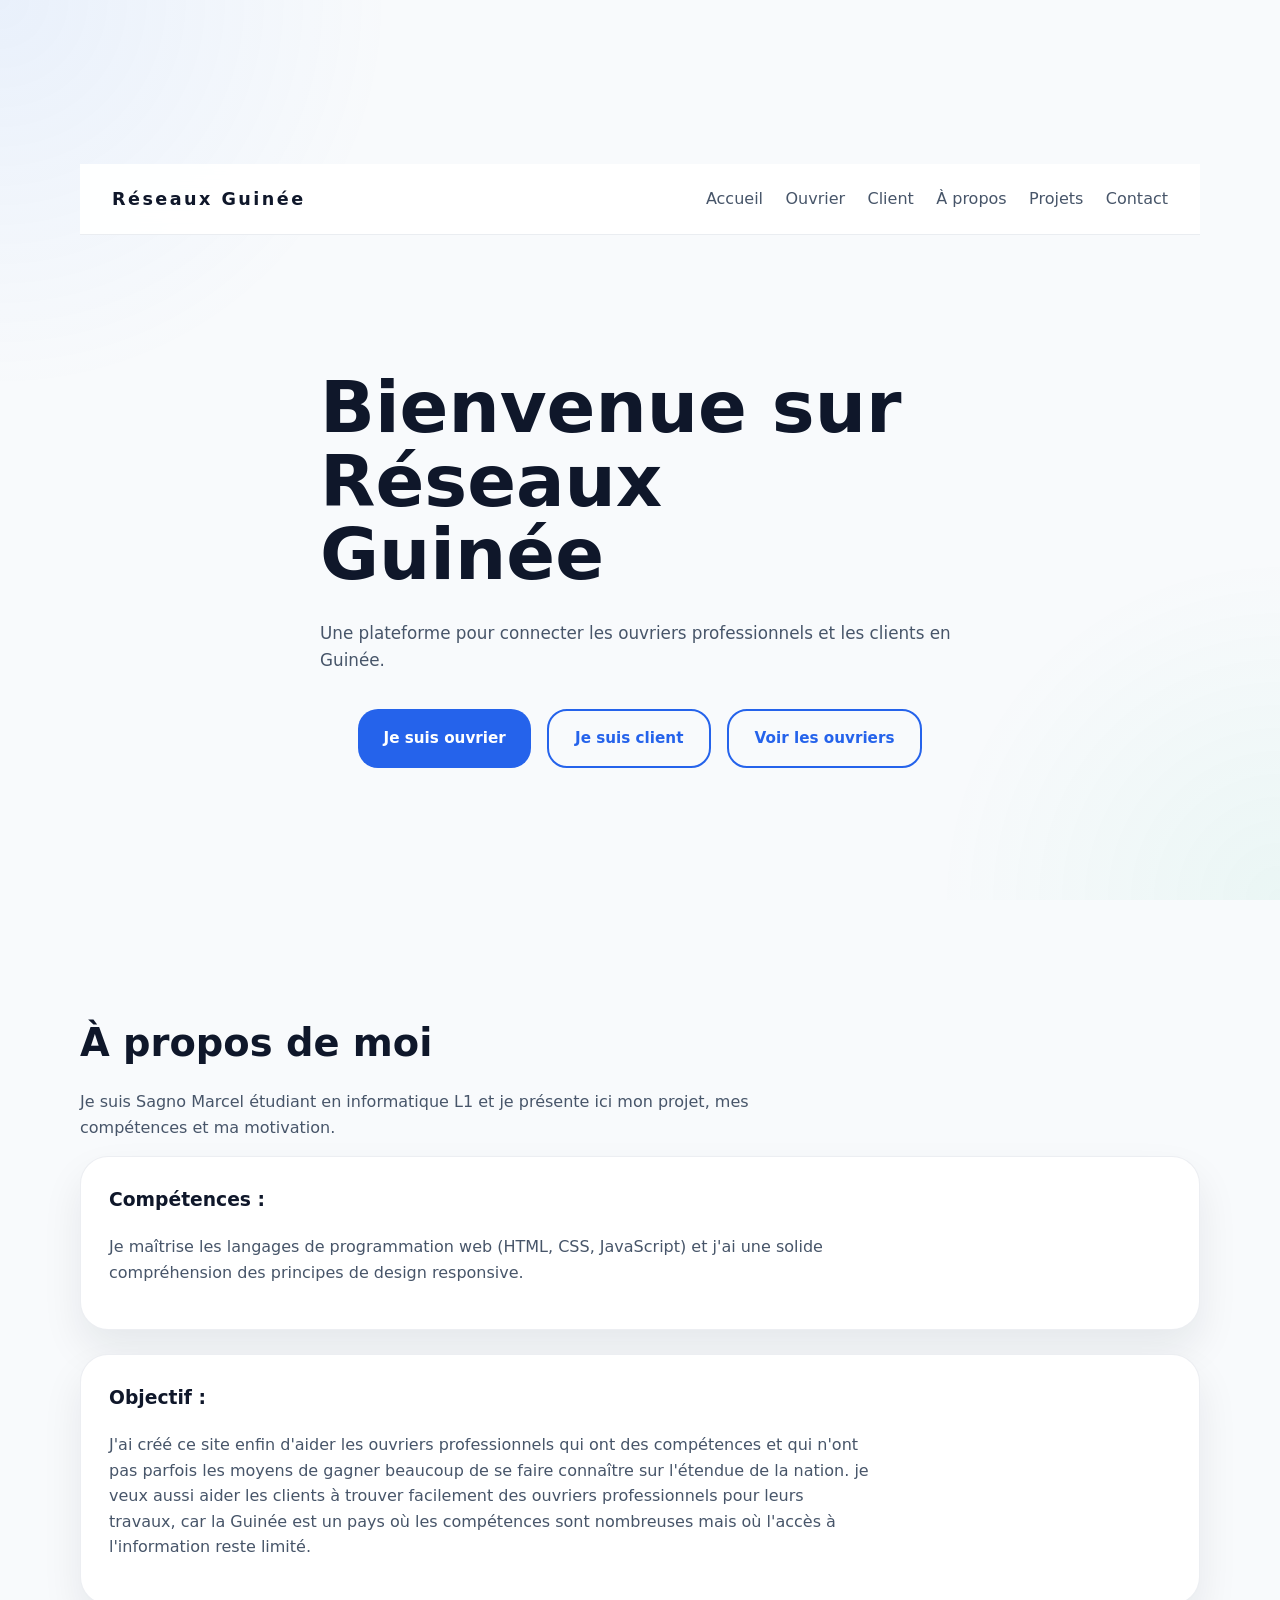
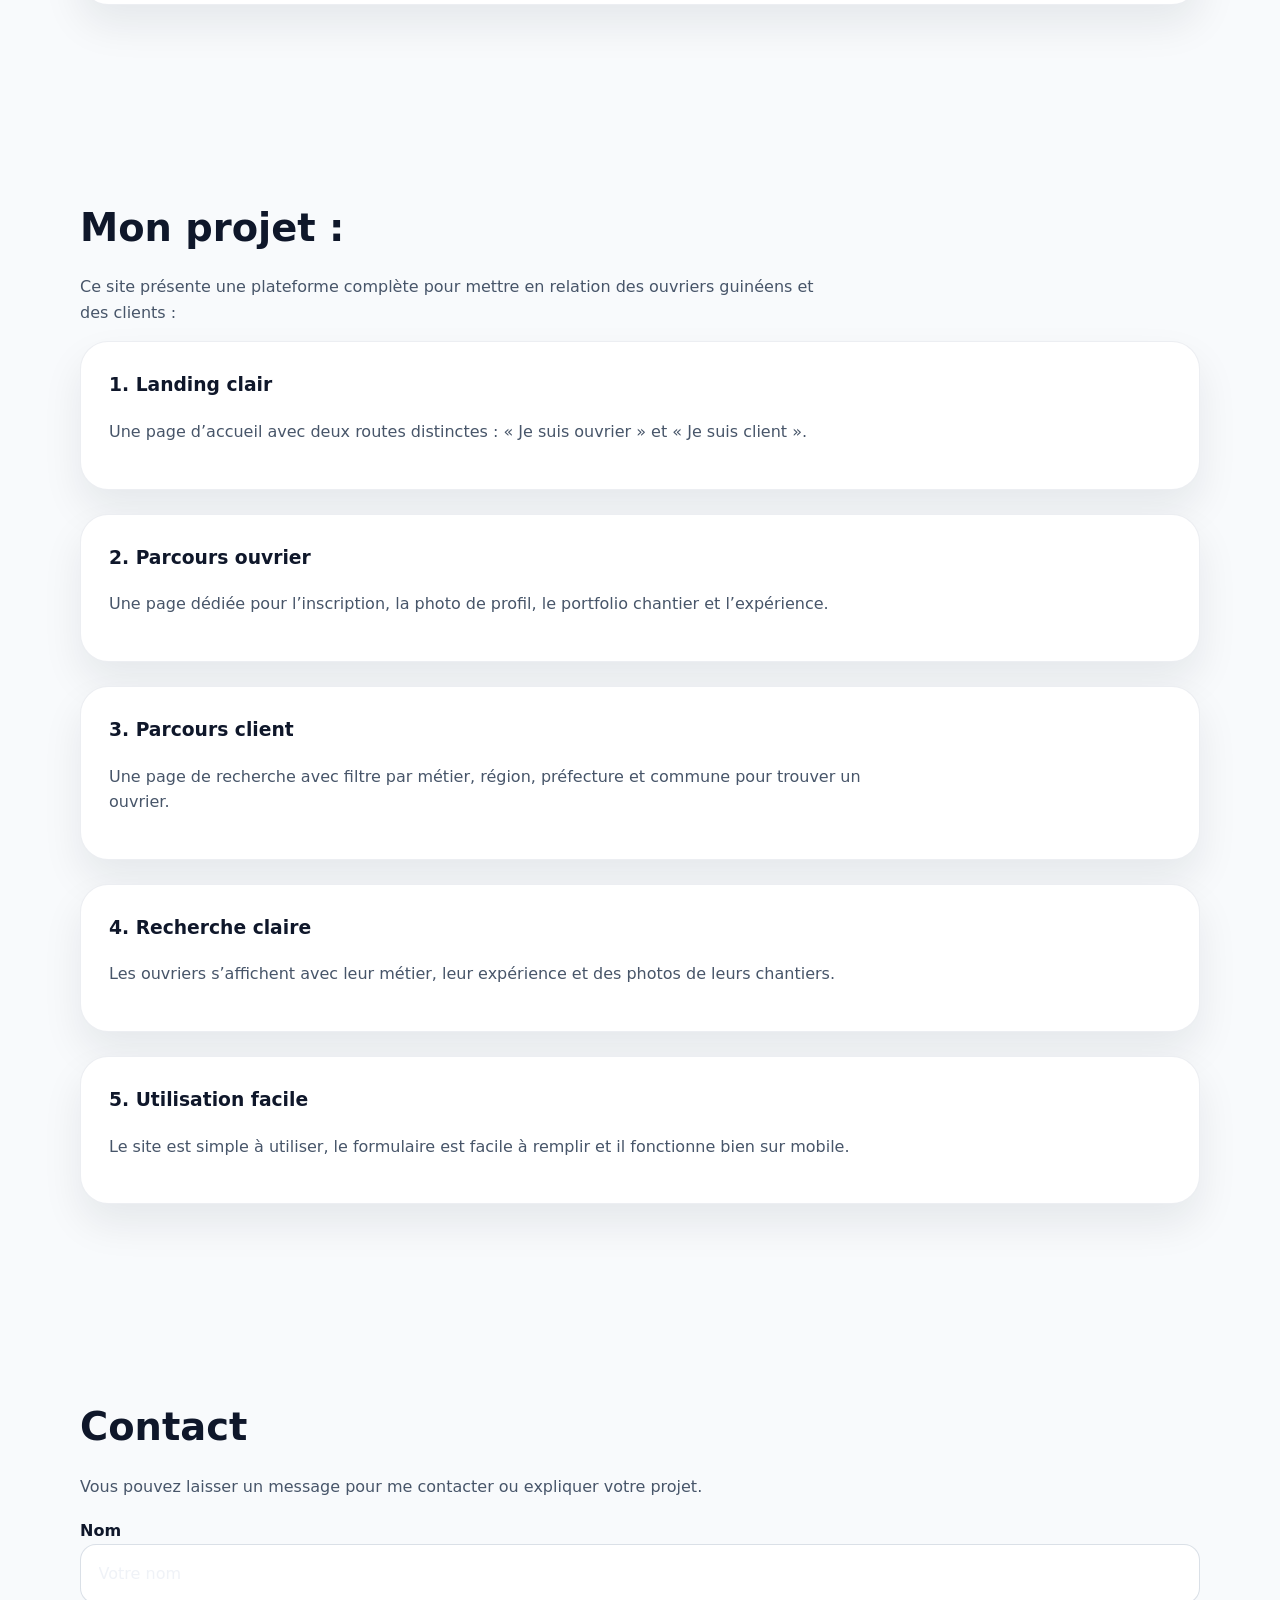
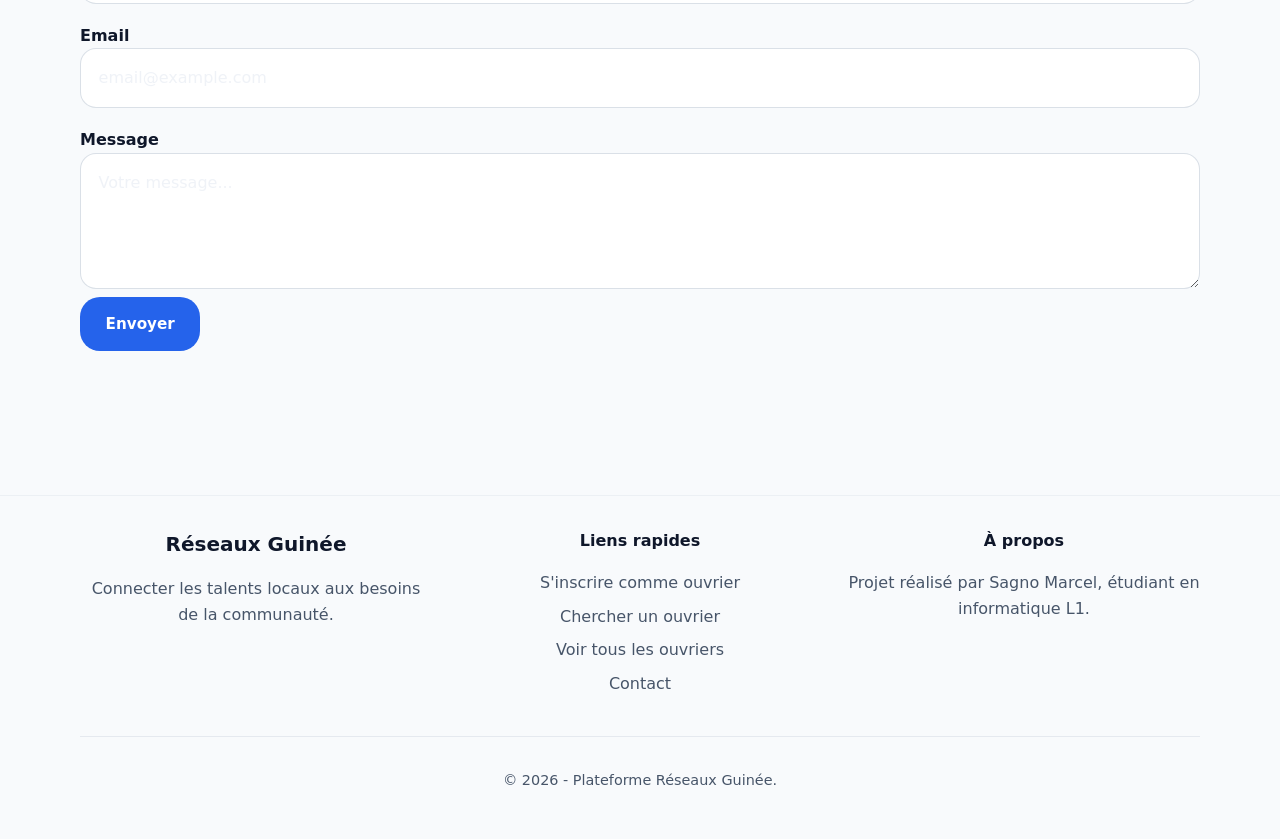
<file: index.html>
<!DOCTYPE html>
<html lang="fr">

<head>
    <meta charset="UTF-8" />
    <meta name="viewport" content="width=device-width, initial-scale=1.0" />
    <title>Résaux Guinée</title>
    <link rel="stylesheet" href="styles.css" />
</head>

<body>
    <header class="hero">
        <nav class="nav">
            <a href="index.html" class="logo">Réseaux Guinée</a>
            <ul>
                <li><a href="index.html">Accueil</a></li>
                <li><a href="ouvrier.html">Ouvrier</a></li>
                <li><a href="client.html">Client</a></li>
                <li><a href="#about">À propos</a></li>
                <li><a href="#projects">Projets</a></li>
                <li><a href="#contact">Contact</a></li>
            </ul>
        </nav>
        <div class="hero-content">
            <h1>Bienvenue sur Réseaux Guinée</h1>
            <p>Une plateforme pour connecter les ouvriers professionnels et les clients en Guinée.</p>
            <div class="hero-actions">
                <a href="ouvrier.html" class="button">Je suis ouvrier</a>
                <a href="client.html" class="button button-secondary">Je suis client</a>
                <a href="client.html#worker-grid" class="button button-secondary">Voir les ouvriers</a>
            </div>
        </div>
    </header>

    <main>
        <section id="about" class="section about">
            <div class="container">
                <h2>À propos de moi</h2>
                <p>Je suis Sagno Marcel étudiant en informatique L1 et je présente ici mon projet, mes compétences et ma motivation.</p>
                <div class="cards">
                    <article class="card">
                        <h3>Compétences :</h3>
                        <p>Je maîtrise les langages de programmation web (HTML, CSS, JavaScript) et j'ai une solide compréhension des principes de design responsive.</p>
                    </article>
                    <article class="card">
                        <h3>Objectif :</h3>
                        <p> J'ai créé ce site enfin d'aider les ouvriers professionnels qui ont des compétences et qui n'ont pas parfois les moyens de gagner beaucoup de se faire connaître sur l'étendue de la nation. je veux aussi aider les clients à trouver
                            facilement des ouvriers professionnels pour leurs travaux, car la Guinée est un pays où les compétences sont nombreuses mais où l'accès à l'information reste limité.</p>
                    </article>
                </div>
            </div>
        </section>

        <section id="projects" class="section projects">
            <div class="container">
                <h2>Mon projet :</h2>
                <p>Ce site présente une plateforme complète pour mettre en relation des ouvriers guinéens et des clients :</p>
                <div class="project-grid">
                    <article class="project-card">
                        <h3>1. Landing clair</h3>
                        <p>Une page d’accueil avec deux routes distinctes : « Je suis ouvrier » et « Je suis client ».</p>
                    </article>
                    <article class="project-card">
                        <h3>2. Parcours ouvrier</h3>
                        <p>Une page dédiée pour l’inscription, la photo de profil, le portfolio chantier et l’expérience.</p>
                    </article>
                    <article class="project-card">
                        <h3>3. Parcours client</h3>
                        <p>Une page de recherche avec filtre par métier, région, préfecture et commune pour trouver un ouvrier.</p>
                    </article>
                    <article class="project-card">
                        <h3>4. Recherche claire</h3>
                        <p>Les ouvriers s’affichent avec leur métier, leur expérience et des photos de leurs chantiers.</p>
                    </article>
                    <article class="project-card">
                        <h3>5. Utilisation facile</h3>
                        <p>Le site est simple à utiliser, le formulaire est facile à remplir et il fonctionne bien sur mobile.</p>
                    </article>
                </div>
            </div>
        </section>

        <section id="contact" class="section contact">
            <div class="container">
                <h2>Contact</h2>
                <p>Vous pouvez laisser un message pour me contacter ou expliquer votre projet.</p>
                <form id="contact-form">
                    <label for="name">Nom</label>
                    <input type="text" id="name" name="name" placeholder="Votre nom" required />

                    <label for="email">Email</label>
                    <input type="email" id="email" name="email" placeholder="email@example.com" required />

                    <label for="message">Message</label>
                    <textarea id="message" name="message" rows="4" placeholder="Votre message..."></textarea>

                    <button type="submit" class="button">Envoyer</button>
                    <p class="success-message hidden">Merci ! Votre message a bien été reçu.</p>
                </form>
            </div>
        </section>
    </main>

    <footer class="footer">
        <div class="container">
            <div class="footer-content">
                <div class="footer-section">
                    <h3>Réseaux Guinée</h3>
                    <p>Connecter les talents locaux aux besoins de la communauté.</p>
                </div>
                <div class="footer-section">
                    <h4>Liens rapides</h4>
                    <ul>
                        <li><a href="ouvrier.html">S'inscrire comme ouvrier</a></li>
                        <li><a href="client.html">Chercher un ouvrier</a></li>
                        <li><a href="client.html#worker-grid">Voir tous les ouvriers</a></li>
                        <li><a href="#contact">Contact</a></li>
                    </ul>
                </div>
                <div class="footer-section">
                    <h4>À propos</h4>
                    <p>Projet réalisé par Sagno Marcel, étudiant en informatique L1.</p>
                </div>
            </div>
            <p class="footer-bottom">© 2026 - Plateforme Réseaux Guinée.</p>
        </div>
    </footer>

    <script src="script.js"></script>
</body>

</html>
</file>
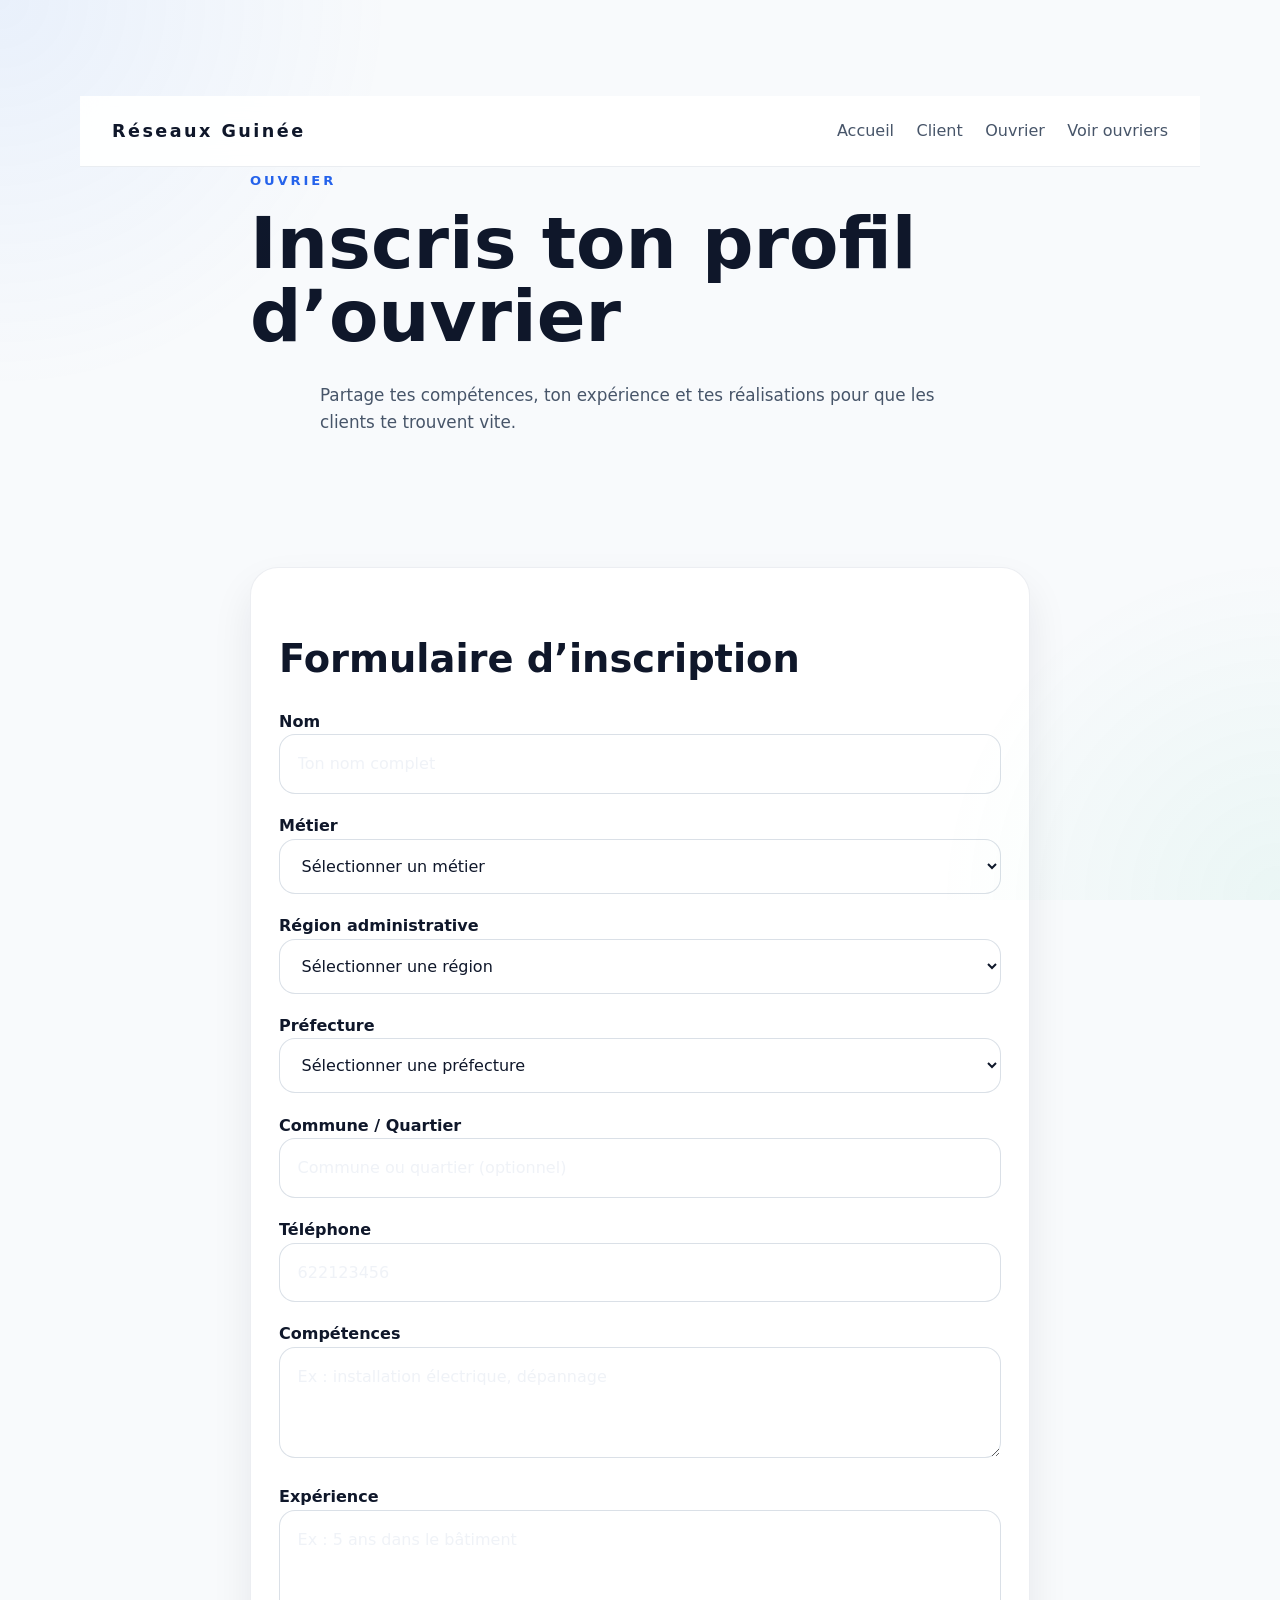
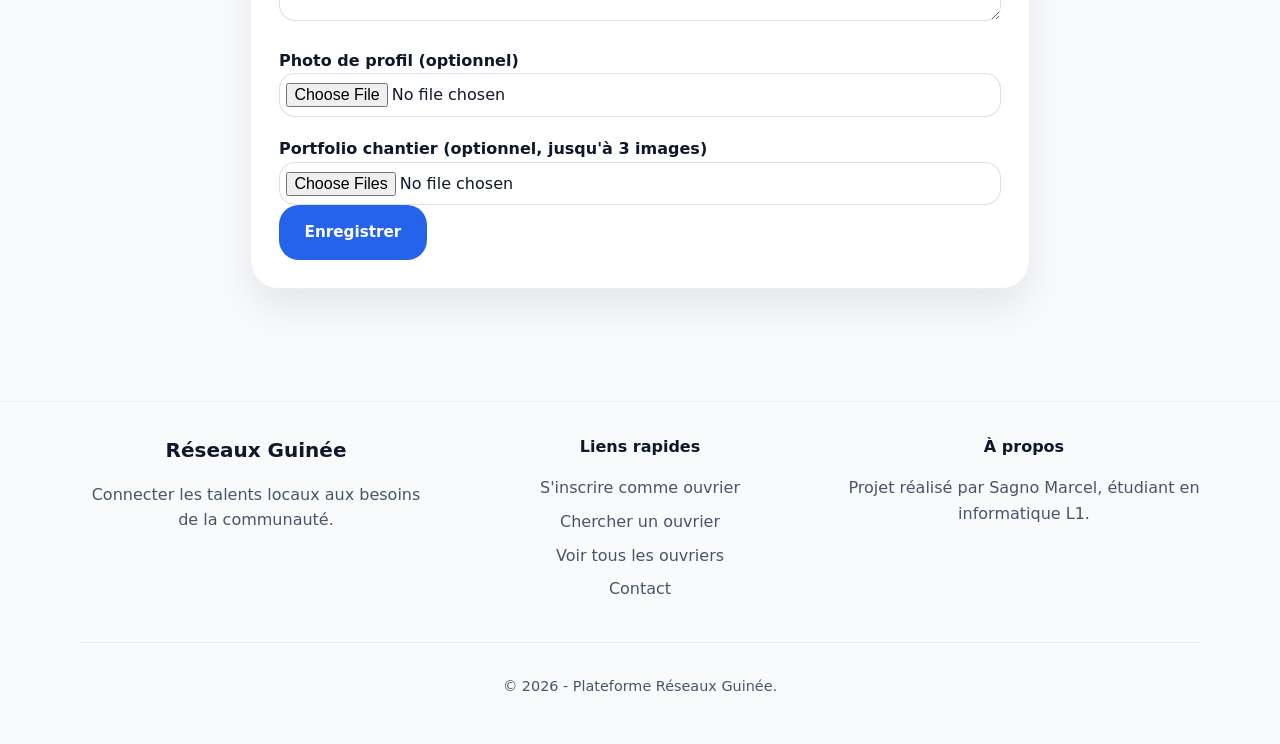
<file: ouvrier.html>
<!DOCTYPE html>
<html lang="fr">

<head>
    <meta charset="UTF-8" />
    <meta name="viewport" content="width=device-width, initial-scale=1.0" />
    <title>Ouvrier - Réseaux Guinée</title>
    <link rel="stylesheet" href="styles.css" />
</head>

<body>
    <header class="hero hero-small">
        <nav class="nav">
            <a href="index.html" class="logo">Réseaux Guinée</a>
            <ul>
                <li><a href="index.html">Accueil</a></li>
                <li><a href="client.html">Client</a></li>
                <li><a href="ouvrier.html">Ouvrier</a></li>
                <li><a href="client.html#worker-grid">Voir ouvriers</a></li>
            </ul>
        </nav>
        <div class="hero-content">
            <span class="eyebrow">Ouvrier</span>
            <h1>Inscris ton profil d’ouvrier</h1>
            <p>Partage tes compétences, ton expérience et tes réalisations pour que les clients te trouvent vite.</p>
        </div>
    </header>

    <main>
        <section class="section form-section">
            <div class="container form-card">
                <h2>Formulaire d’inscription</h2>
                <form id="registration-form">
                    <label for="name">Nom</label>
                    <input type="text" id="name" name="name" placeholder="Ton nom complet" required />

                    <label for="metier">Métier</label>
                    <select id="metier" name="metier" required>
                        <option value="">Sélectionner un métier</option>
                        <option value="Aide-maçon">Aide-maçon</option>
                        <option value="Aide-peintre">Aide-peintre</option>
                        <option value="Aide-charpentier">Aide-charpentier</option>
                        <option value="Aide-plombier">Aide-plombier</option>
                        <option value="Briqueteur">Briqueteur</option>
                        <option value="Carreleur">Carreleur</option>
                        <option value="Charpentier">Charpentier</option>
                        <option value="Couvreur">Couvreur</option>
                        <option value="Électricien">Électricien</option>
                        <option value="Ébéniste">Ébéniste</option>
                        <option value="Ferronnier">Ferronnier</option>
                        <option value="Forgeron">Forgeron</option>
                        <option value="Frigoriste">Frigoriste</option>
                        <option value="Jardinier paysagiste">Jardinier paysagiste</option>
                        <option value="Maçon">Maçon</option>
                        <option value="Maçon-ornemaniste">Maçon-ornemaniste</option>
                        <option value="Menuisier">Menuisier</option>
                        <option value="Mécanicien automobile">Mécanicien automobile</option>
                        <option value="Mécanicien agricole">Mécanicien agricole</option>
                        <option value="Mécanicien maintenance industrielle">Mécanicien maintenance industrielle</option>
                        <option value="Monteur en structures métalliques">Monteur en structures métalliques</option>
                        <option value="Monteur-électricien">Monteur-électricien</option>
                        <option value="Ouvrier agricole">Ouvrier agricole</option>
                        <option value="Peintre">Peintre</option>
                        <option value="Paysagiste">Paysagiste</option>
                        <option value="Plâtrier">Plâtrier</option>
                        <option value="Plombier">Plombier</option>
                        <option value="Poseur de revêtement">Poseur de revêtement</option>
                        <option value="Poseur de toiture">Poseur de toiture</option>
                        <option value="Serrurier">Serrurier</option>
                        <option value="Soudeur">Soudeur</option>
                        <option value="Tapissier">Tapissier</option>
                        <option value="Technicien en télécommunications">Technicien en télécommunications</option>
                        <option value="Technicien en réseaux">Technicien en réseaux</option>
                        <option value="Technicien frigoriste">Technicien frigoriste</option>
                        <option value="Conducteur d’engins">Conducteur d’engins</option>
                        <option value="Réparateur électroménager">Réparateur électroménager</option>
                        <option value="Autre">Autre</option>
                    </select>

                    <label for="region">Région administrative</label>
                    <select id="region" name="region" required>
                        <option value="">Sélectionner une région</option>
                        <option value="Conakry">Conakry</option>
                        <option value="Boké">Boké</option>
                        <option value="Kindia">Kindia</option>
                        <option value="Labé">Labé</option>
                        <option value="Mamou">Mamou</option>
                        <option value="Faranah">Faranah</option>
                        <option value="Kankan">Kankan</option>
                        <option value="Nzérékoré">Nzérékoré</option>
                    </select>

                    <label for="prefecture">Préfecture</label>
                    <select id="prefecture" name="prefecture" required>
                        <option value="">Sélectionner une préfecture</option>
                        <option value="Conakry">Conakry</option>
                        <option value="Boffa">Boffa</option>
                        <option value="Boké">Boké</option>
                        <option value="Fria">Fria</option>
                        <option value="Gaoual">Gaoual</option>
                        <option value="Coyah">Coyah</option>
                        <option value="Dubréka">Dubréka</option>
                        <option value="Forécariah">Forécariah</option>
                        <option value="Kindia">Kindia</option>
                        <option value="Télimélé">Télimélé</option>
                        <option value="Dalaba">Dalaba</option>
                        <option value="Mamou">Mamou</option>
                        <option value="Pita">Pita</option>
                        <option value="Koubia">Koubia</option>
                        <option value="Labé">Labé</option>
                        <option value="Lélouma">Lélouma</option>
                        <option value="Mali">Mali</option>
                        <option value="Tougué">Tougué</option>
                        <option value="Dinguiraye">Dinguiraye</option>
                        <option value="Faranah">Faranah</option>
                        <option value="Kissidougou">Kissidougou</option>
                        <option value="Dabola">Dabola</option>
                        <option value="Kankan">Kankan</option>
                        <option value="Kérouané">Kérouané</option>
                        <option value="Kouroussa">Kouroussa</option>
                        <option value="Mandiana">Mandiana</option>
                        <option value="Siguiri">Siguiri</option>
                        <option value="Beyla">Beyla</option>
                        <option value="Guéckédou">Guéckédou</option>
                        <option value="Lola">Lola</option>
                        <option value="Macenta">Macenta</option>
                        <option value="Nzérékoré">Nzérékoré</option>
                        <option value="Yomou">Yomou</option>
                    </select>

                    <label for="commune">Commune / Quartier</label>
                    <input type="text" id="commune" name="commune" placeholder="Commune ou quartier (optionnel)" />

                    <label for="telephone">Téléphone</label>
                    <input type="tel" id="telephone" name="telephone" placeholder="622123456" required />

                    <label for="competences">Compétences</label>
                    <textarea id="competences" name="competences" rows="3" placeholder="Ex : installation électrique, dépannage" required></textarea>

                    <label for="experience">Expérience</label>
                    <textarea id="experience" name="experience" rows="3" placeholder="Ex : 5 ans dans le bâtiment" required></textarea>

                    <label for="photo">Photo de profil (optionnel)</label>
                    <input type="file" id="photo" name="photo" accept="image/*" />
                    <img id="photo-preview" class="photo-preview hidden" alt="Aperçu de la photo" />

                    <label for="portfolio">Portfolio chantier (optionnel, jusqu'à 3 images)</label>
                    <input type="file" id="portfolio" name="portfolio" accept="image/*" multiple />
                    <div id="portfolio-preview" class="portfolio-preview hidden"></div>

                    <button type="submit" class="button">Enregistrer</button>
                    <p class="success-message hidden">Ton profil a été créé avec succès. Il est visible dans la liste des ouvriers.</p>
                </form>
            </div>
        </section>
    </main>

    <footer class="footer">
        <div class="container">
            <div class="footer-content">
                <div class="footer-section">
                    <h3>Réseaux Guinée</h3>
                    <p>Connecter les talents locaux aux besoins de la communauté.</p>
                </div>
                <div class="footer-section">
                    <h4>Liens rapides</h4>
                    <ul>
                        <li><a href="ouvrier.html">S'inscrire comme ouvrier</a></li>
                        <li><a href="client.html">Chercher un ouvrier</a></li>
                        <li><a href="client.html#worker-grid">Voir tous les ouvriers</a></li>
                        <li><a href="index.html#contact">Contact</a></li>
                    </ul>
                </div>
                <div class="footer-section">
                    <h4>À propos</h4>
                    <p>Projet réalisé par Sagno Marcel, étudiant en informatique L1.</p>
                </div>
            </div>
            <p class="footer-bottom">© 2026 - Plateforme Réseaux Guinée.</p>
        </div>
    </footer>

    <script src="script.js"></script>
</body>

</html>
</file>
<file: styles.css>
:root {
    --bg: #ffffff;
    --surface: #f8fafc;
    --surface-soft: rgba(255, 255, 255, 0.9);
    --text: #0f172a;
    --muted: #475569;
    --accent: #2563eb;
    --accent-strong: #1d4ed8;
    --success: #16a34a;
    --shadow: rgba(15, 23, 42, 0.08);
}

* {
    box-sizing: border-box;
}

html,
body {
    margin: 0;
    min-height: 100%;
}

body {
    font-family: Inter, system-ui, sans-serif;
    background: #f8fafc;
    color: var(--text);
    line-height: 1.6;
}

img {
    max-width: 100%;
    display: block;
}

button,
input,
textarea,
select {
    font: inherit;
}

button {
    cursor: pointer;
}

.button {
    display: inline-flex;
    align-items: center;
    justify-content: center;
    gap: 0.6rem;
    padding: 0.95rem 1.6rem;
    font-weight: 600;
    font-size: 0.95rem;
    border: none;
    border-radius: 20px;
    background: var(--accent);
    color: white;
    text-decoration: none;
    transition: all 0.2s ease;
}

.button:hover {
    background: var(--accent-strong);
    transform: translateY(-2px);
    box-shadow: 0 12px 32px rgba(37, 99, 235, 0.24);
}

.button-secondary {
    background: transparent;
    color: var(--accent);
    border: 2px solid var(--accent);
}

.button-secondary:hover {
    background: rgba(37, 99, 235, 0.08);
    border-color: var(--accent-strong);
}

.nav {
    position: sticky;
    top: 0;
    z-index: 10;
    width: 100%;
    max-width: 1120px;
    margin: 0 auto;
    padding: 1.25rem 1.5rem;
    display: flex;
    justify-content: space-between;
    align-items: center;
    background: rgba(255, 255, 255, 0.92);
    border-bottom: 1px solid rgba(148, 163, 184, 0.2);
    backdrop-filter: blur(12px);
}

.nav a,
.nav a:visited {
    color: var(--text);
    text-decoration: none;
}

.logo {
    font-weight: 800;
    letter-spacing: 0.14em;
    font-size: 1.1rem;
}

.nav ul {
    list-style: none;
    display: flex;
    gap: 1.4rem;
    margin: 0;
    padding: 0;
    flex-wrap: wrap;
}

.nav li a {
    color: var(--muted);
    transition: color 0.2s ease;
}

.nav li a:hover {
    color: var(--text);
}

.hero {
    min-height: 100vh;
    display: grid;
    place-items: center;
    text-align: center;
    padding: 5rem 1.5rem 4rem;
}

.hero-grid {
    display: grid;
    gap: 2rem;
    align-items: center;
    max-width: 1120px;
    width: 100%;
}

.hero-content {
    max-width: 640px;
}

.hero .eyebrow {
    display: inline-flex;
    align-items: center;
    gap: 0.5rem;
    margin-bottom: 1rem;
    color: var(--accent);
    font-weight: 700;
    text-transform: uppercase;
    letter-spacing: 0.22em;
    font-size: 0.82rem;
}

.hero h1 {
    font-size: clamp(2.5rem, 7vw, 4.5rem);
    margin: 0;
    line-height: 1.02;
}

.hero p {
    margin: 1.8rem auto 2.2rem;
    max-width: 640px;
    color: var(--muted);
    font-size: 1.05rem;
}

.hero-visual {
    display: flex;
    justify-content: center;
}

.visual-card {
    position: relative;
    overflow: hidden;
    background: linear-gradient(180deg, rgba(241, 245, 255, 0.8), rgba(219, 234, 254, 0.6));
    border: 2px solid rgba(37, 99, 235, 0.22);
    border-radius: 34px;
    padding: 2rem;
    width: min(100%, 420px);
    text-align: center;
    box-shadow: 0 20px 50px rgba(15, 23, 42, 0.12);
}

.visual-card::before {
    content: "";
    position: absolute;
    inset: -40%;
    background: radial-gradient(circle, rgba(37, 99, 235, 0.08), transparent 45%);
    pointer-events: none;
}

.visual-card>* {
    position: relative;
    z-index: 1;
}

.logo-badge {
    width: 62px;
    height: 62px;
    margin: 0 auto 1rem;
    display: grid;
    place-items: center;
    border-radius: 18px;
    background: rgba(37, 99, 235, 0.15);
    color: var(--accent);
    font-weight: 800;
    font-size: 1.3rem;
}

.visual-label {
    margin: 0 0 0.85rem;
    color: var(--text);
    font-weight: 700;
}

.visual-text {
    color: var(--muted);
    font-size: 0.98rem;
    line-height: 1.75;
}

.hero-actions {
    display: flex;
    flex-wrap: wrap;
    gap: 1rem;
    margin-top: 2rem;
    justify-content: center;
}

.section {
    padding: 5rem 1.5rem;
}

.container {
    width: min(1120px, calc(100% - 2rem));
    margin: 0 auto;
}

.section h2 {
    font-size: clamp(2rem, 3vw, 2.85rem);
    margin-bottom: 0.8rem;
}

.section p {
    color: var(--muted);
    max-width: 760px;
}

.feature-grid,
.step-grid,
.cards,
.project-grid,
.worker-grid {
    display: grid;
    gap: 1.5rem;
}

.feature-card,
.step-card,
.worker-card,
.form-card,
.card,
.project-card,
.search-card {
    background: #ffffff;
    border: 1px solid rgba(148, 163, 184, 0.18);
    padding: 1.75rem;
    border-radius: 28px;
    box-shadow: 0 20px 40px rgba(15, 23, 42, 0.08);
    transition: transform 0.2s ease, border-color 0.2s ease, box-shadow 0.2s ease;
}

.feature-card:hover,
.step-card:hover,
.worker-card:hover,
.card:hover,
.project-card:hover,
.search-card:hover,
.form-card:hover {
    transform: translateY(-4px);
    border-color: rgba(56, 189, 248, 0.3);
    box-shadow: 0 26px 68px rgba(0, 0, 0, 0.24);
}

.feature-card h3,
.step-card h3,
.worker-card h3,
.card h3,
.project-card h3 {
    margin-top: 0;
}

.step-grid {
    grid-template-columns: repeat(auto-fit, minmax(240px, 1fr));
}

.feature-grid {
    grid-template-columns: repeat(auto-fit, minmax(240px, 1fr));
}

.form-section {
    padding-top: 3rem;
    padding-bottom: 3rem;
}

.form-card {
    max-width: 780px;
    margin: 0 auto;
}

.form-card label,
.search-card label,
.contact form label {
    display: block;
    margin-top: 1.2rem;
    font-weight: 600;
}

.form-card input,
.form-card select,
.form-card textarea,
.search-card input,
.search-card select,
input,
textarea,
select {
    width: 100%;
    border: 1px solid rgba(148, 163, 184, 0.34);
    background: #ffffff;
    color: var(--text);
    border-radius: 16px;
    padding: 1rem 1.1rem;
}

input::placeholder,
textarea::placeholder {
    color: rgba(226, 232, 240, 0.55);
}

input[type="file"] {
    padding: 0.5rem 0.4rem;
}

.search-card {
    margin-bottom: 2rem;
}

.filter-row {
    display: grid;
    gap: 1rem;
    grid-template-columns: repeat(auto-fit, minmax(200px, 1fr));
}

.worker-grid {
    grid-template-columns: repeat(auto-fit, minmax(300px, 1fr));
}

.worker-card {
    display: grid;
    gap: 1rem;
}

.worker-photo {
    width: 100%;
    overflow: hidden;
    border-radius: 24px;
    box-shadow: 0 16px 40px rgba(0, 0, 0, 0.16);
}

.worker-photo img {
    width: 100%;
    height: auto;
    display: block;
    object-fit: cover;
}

.worker-card p {
    margin: 0.75rem 0;
}

.worker-meta {
    display: flex;
    flex-wrap: wrap;
    gap: 0.75rem;
    margin: 0.85rem 0 1rem;
}

.portfolio-gallery h4 {
    margin: 1rem 0 0.75rem;
    font-size: 1rem;
    color: var(--text);
}

.portfolio-grid,
.portfolio-preview {
    display: grid;
    gap: 0.75rem;
    grid-template-columns: repeat(auto-fit, minmax(100px, 1fr));
    margin-top: 0.75rem;
}

.portfolio-grid img,
.portfolio-preview img {
    width: 100%;
    aspect-ratio: 4 / 3;
    object-fit: cover;
    border-radius: 18px;
}

.worker-highlight-section {
    padding-top: 2rem;
    padding-bottom: 2rem;
}

.highlight-card {
    background: linear-gradient(135deg, rgba(241, 245, 255, 0.5), rgba(219, 234, 254, 0.3));
    border: 1px solid rgba(148, 163, 184, 0.22);
    padding: 2rem;
    border-radius: 28px;
    box-shadow: 0 16px 40px rgba(15, 23, 42, 0.08);
}

.highlight-inner {
    display: grid;
    grid-template-columns: 1fr 1.2fr;
    gap: 2rem;
    align-items: center;
}

.highlight-image img {
    width: 100%;
    border-radius: 24px;
    object-fit: cover;
    min-height: 320px;
}

.highlight-content h2 {
    margin: 0.5rem 0 1rem;
    font-size: clamp(1.8rem, 2.2vw, 2.4rem);
}

.highlight-list {
    list-style: none;
    padding: 0;
    margin: 1rem 0 0;
    display: grid;
    gap: 0.75rem;
}

.highlight-list li {
    padding-left: 1.2rem;
    position: relative;
}

.highlight-list li::before {
    content: '•';
    position: absolute;
    left: 0;
    color: var(--accent);
    font-size: 1.2rem;
    line-height: 1;
}

@media (max-width: 880px) {
    .highlight-inner {
        grid-template-columns: 1fr;
    }
}

.contact-actions {
    display: flex;
    flex-wrap: wrap;
    gap: 0.75rem;
    margin-top: 1.25rem;
}

.hero-small {
    min-height: auto;
    padding-top: 3rem;
    padding-bottom: 3rem;
}

.hero-small .hero-content {
    max-width: 780px;
}

.hero-visual .visual-card {
    min-height: 420px;
}

.success-message {
    color: var(--success);
    margin: 1rem 0 0;
}

.hidden {
    display: none;
}

.footer {
    background: var(--surface);
    border-top: 1px solid rgba(148, 163, 184, 0.2);
    padding: 3rem 1.5rem 2rem;
    margin-top: 4rem;
}

.footer-content {
    display: grid;
    grid-template-columns: repeat(auto-fit, minmax(250px, 1fr));
    gap: 2rem;
    max-width: 1120px;
    margin: 0 auto;
}

.footer-section h3 {
    margin: 0 0 1rem;
    font-size: 1.25rem;
    color: var(--text);
}

.footer-section h4 {
    margin: 0 0 1rem;
    font-size: 1rem;
    color: var(--text);
}

.footer-section p {
    margin: 0;
    color: var(--muted);
    line-height: 1.6;
}

.footer-section ul {
    list-style: none;
    padding: 0;
    margin: 0;
}

.footer-section li {
    margin-bottom: 0.5rem;
}

.footer-section a {
    color: var(--muted);
    text-decoration: none;
    transition: color 0.2s ease;
}

.footer-section a:hover {
    color: var(--accent);
}

.footer-bottom {
    text-align: center;
    margin-top: 2rem;
    padding-top: 2rem;
    border-top: 1px solid rgba(148, 163, 184, 0.2);
    color: var(--muted);
    font-size: 0.9rem;
}

.footer {
    text-align: center;
    padding: 2rem 1.5rem;
    color: var(--muted);
    border-top: 1px solid rgba(148, 163, 184, 0.12);
}

body::before {
    content: "";
    position: fixed;
    inset: 0;
    background-image: radial-gradient(circle at top left, rgba(59, 130, 246, 0.08), transparent 25%), radial-gradient(circle at bottom right, rgba(16, 185, 129, 0.06), transparent 22%);
    pointer-events: none;
}

@media (max-width: 780px) {
    .nav {
        flex-direction: column;
        align-items: flex-start;
        padding: 1rem 1.25rem;
        gap: 1rem;
    }
    .nav ul {
        width: 100%;
        justify-content: flex-start;
        gap: 0.8rem;
    }
    .nav li {
        flex: 1 1 100%;
    }
    .nav li a {
        display: block;
        padding: 0.75rem 0.9rem;
        border-radius: 14px;
        background: rgba(37, 99, 235, 0.08);
    }
    .hero {
        padding: 3rem 1.25rem;
    }
    .hero-grid {
        grid-template-columns: 1fr;
    }
    .hero-content {
        max-width: 100%;
    }
    .hero p,
    .section p {
        font-size: 1rem;
    }
    .hero-actions {
        flex-direction: column;
        align-items: stretch;
    }
    .hero-actions .button {
        width: 100%;
        justify-content: center;
    }
    .section {
        padding: 3rem 1.25rem;
    }
    .container {
        width: calc(100% - 2rem);
    }
    .form-card,
    .card,
    .project-card,
    .worker-card,
    .highlight-card {
        padding: 1.5rem;
    }
    .filter-row,
    .worker-grid,
    .project-grid,
    .portfolio-grid,
    .portfolio-preview {
        grid-template-columns: 1fr;
    }
}

@media (min-width: 768px) {
    .nav {
        padding: 1.3rem 2rem;
    }
    .hero {
        text-align: left;
        padding-top: 6rem;
    }
}

@media (min-width: 1024px) {
    .hero-grid {
        grid-template-columns: 1fr 420px;
    }
}
</file>
